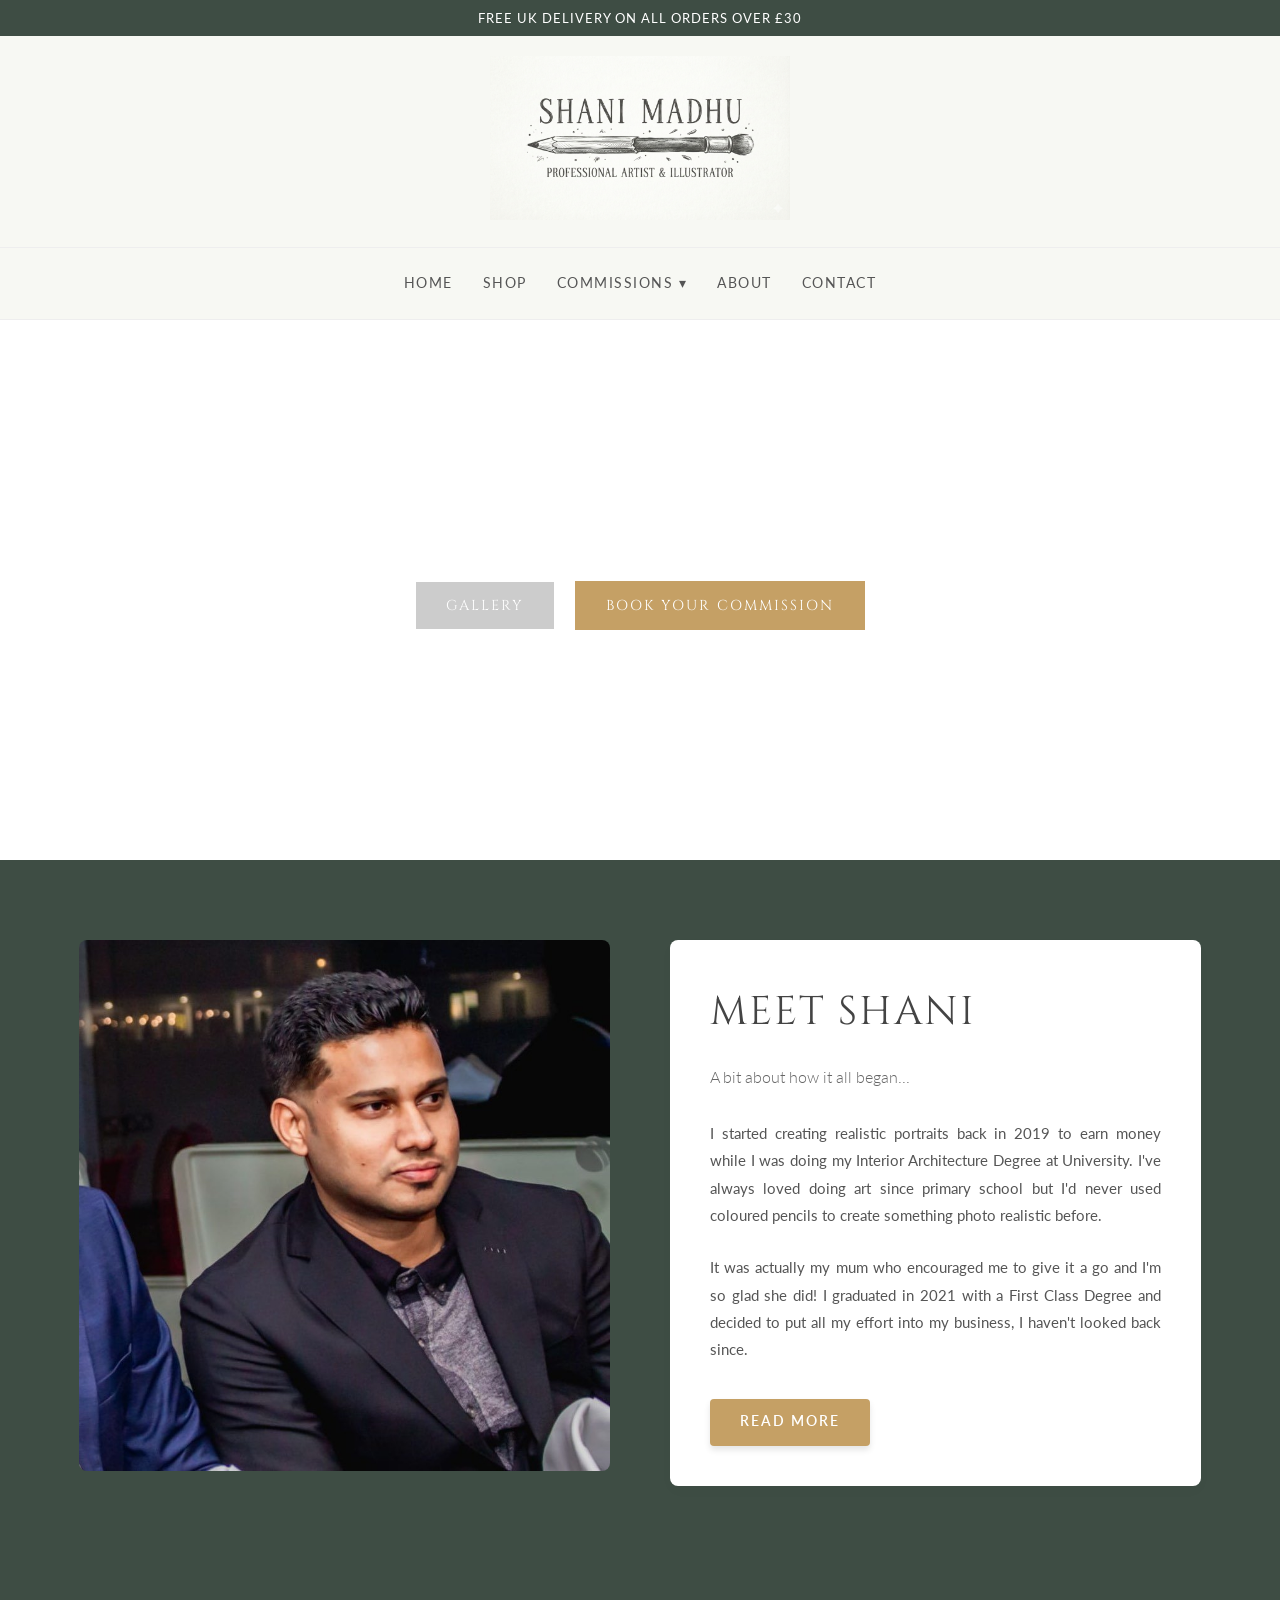
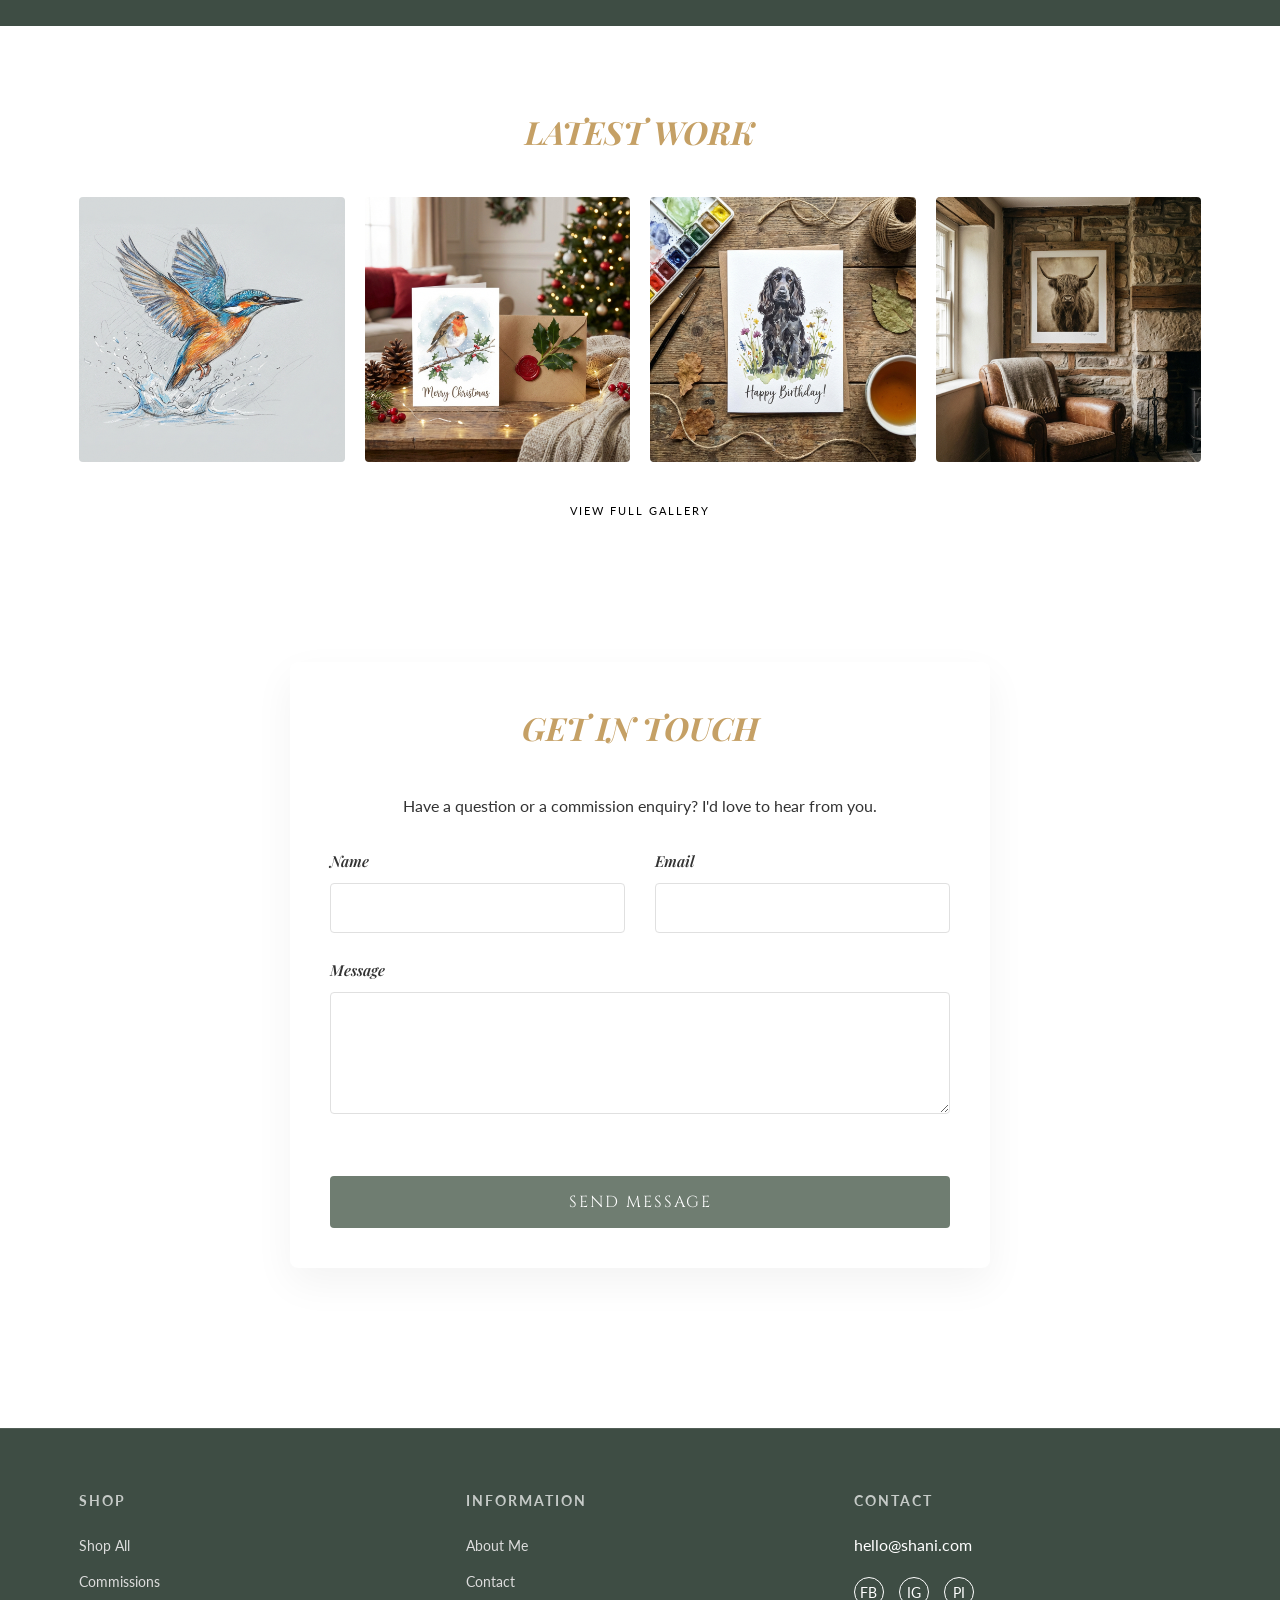
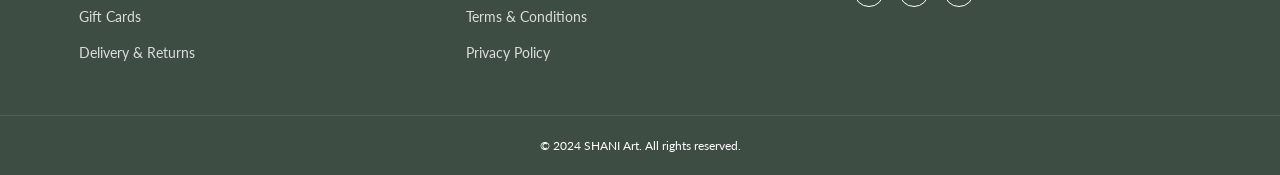
<file: index.html>
<!DOCTYPE html>
<html lang="en">

<head>
    <meta charset="UTF-8">
    <meta name="viewport" content="width=device-width, initial-scale=1.0">
    <title>SHANI Art - Multimedia Artist & Illustrator</title>
    <link rel="stylesheet" href="style.css">
    <link rel="preconnect" href="https://fonts.googleapis.com">
    <link rel="preconnect" href="https://fonts.gstatic.com" crossorigin>
    <link
        href="https://fonts.googleapis.com/css2?family=Cinzel:wght@400;500;600&family=Lato:wght@300;400;700&family=Playfair+Display:ital,wght@0,400;0,600;1,400&display=swap"
        rel="stylesheet">
    <script src="script.js" defer></script>
</head>

<body>
    <header class="main-header">
        <div class="top-bar">
            <span>Free UK Delivery on all orders over £30</span>
        </div>
        <div class="logo-container">
            <a href="index.html"><img src="assets/images/logo.png" alt="Shani Madhu - Professional Artist & Illustrator"
                    class="logo-img"></a>
        </div>
        <nav class="main-nav">
            <button class="menu-toggle" aria-label="Toggle navigation">&#9776;</button>
            <ul>
                <li><a href="index.html" class="active">Home</a></li>
                <li><a href="shop.html">Shop</a></li>
                <li>
                    <a href="#">Commissions ▾</a>
                    <ul>
                        <li><a href="gallery.html">Gallery</a></li>
                        <li><a href="commissions.html">Commission Details</a></li>
                    </ul>
                </li>
                <li><a href="about.html">About</a></li>
                <li><a href="contact.html">Contact</a></li>
            </ul>
        </nav>
    </header>

    <main>
        <section class="hero-section">
            <video autoplay muted loop playsinline class="hero-video">
                <source src="assets/images/imp.mp4" type="video/mp4">
            </video>
            <div class="hero-content">

                <div class="hero-buttons">
                    <a href="gallery.html" class="btn-hero">GALLERY</a>
                    <a href="commissions.html" class="btn-hero btn-secondary">BOOK YOUR COMMISSION</a>
                </div>
            </div>

        </section>

        <section class="about-section">
            <div class="container">
                <div class="meet-grid">
                    <!-- Left Column: Image -->
                    <div class="meet-image-col">
                        <img src="assets/images/profilpicinst.jpg" alt="Shani Madhu In Studio" class="studio-portrait">
                    </div>

                    <!-- Right Column: Text -->
                    <div class="meet-text-col">
                        <h2 class="meet-title">MEET SHANI</h2>
                        <h3 class="meet-subtitle">A bit about how it all began...</h3>

                        <p>I started creating realistic portraits back in 2019 to earn money while I was doing my
                            Interior Architecture Degree at University. I've always loved doing art since primary school
                            but I'd never used coloured pencils to create something photo realistic before.</p>

                        <p>It was actually my mum who encouraged me to give it a go and I'm so glad she did! I graduated
                            in 2021 with a First Class Degree and decided to put all my effort into my business, I
                            haven't looked back since.</p>

                        <a href="about.html" class="btn-text">READ MORE</a>
                    </div>
                </div>
            </div>
        </section>
        <div class="divider-illustration">
            <!-- Can use a repeating background image or SVG here for the trees/houses line -->
        </div>
        </section>

        <section class="home-gallery">
            <div class="container">
                <h2 class="section-title text-center">LATEST WORK</h2>
                <div class="gallery-grid">
                    <div class="gallery-item">
                        <img src="assets/images/hero-about-kingfisher.png" alt="Kingfisher Art">
                    </div>
                    <div class="gallery-item">
                        <img src="assets/images/shop-robin-card.png" alt="Robin Card">
                    </div>
                    <div class="gallery-item">
                        <img src="assets/images/shop-spaniel.png" alt="Spaniel Art">
                    </div>
                    <div class="gallery-item">
                        <img src="assets/images/shop-highland-cow.png" alt="Highland Cow Art">
                    </div>
                </div>
                <div class="text-center" style="margin-top: 30px;">
                    <a href="gallery.html" class="btn-text" style="
    color: black;
">VIEW FULL GALLERY</a>
                </div>
            </div>
        </section>
        <section class="home-contact">
            <div class="container container-narrow">
                <h2 class="section-title text-center">GET IN TOUCH</h2>
                <p class="text-center" style="margin-bottom: 30px;">
                    Have a question or a commission enquiry? I'd love to hear from you.
                </p>
                <form class="contact-form">
                    <div class="form-row">
                        <div class="form-group">
                            <label for="name">Name</label>
                            <input type="text" id="name" name="name" required>
                        </div>
                        <div class="form-group">
                            <label for="email">Email</label>
                            <input type="email" id="email" name="email" required>
                        </div>
                    </div>
                    <div class="form-group">
                        <label for="message">Message</label>
                        <textarea id="message" name="message" rows="5" required></textarea>
                    </div>
                    <div class="text-center">
                        <button type="submit" class="btn-submit">SEND MESSAGE</button>
                    </div>
                </form>
            </div>
        </section>

        <footer class="main-footer">
            <div class="container footer-grid">
                <div class="footer-col">
                    <h4>shop</h4>
                    <ul>
                        <li><a href="shop.html">Shop All</a></li>
                        <li><a href="commissions.html">Commissions</a></li>
                        <li><a href="#">Gift Cards</a></li>
                        <li><a href="#">Delivery & Returns</a></li>
                    </ul>
                </div>
                <div class="footer-col">
                    <h4>information</h4>
                    <ul>
                        <li><a href="#">About Me</a></li>
                        <li><a href="#">Contact</a></li>
                        <li><a href="#">Terms & Conditions</a></li>
                        <li><a href="#">Privacy Policy</a></li>
                    </ul>
                </div>
                <div class="footer-col">
                    <h4>contact</h4>
                    <p>hello@shani.com</p>
                    <div class="social-icons">
                        <a href="#">FB</a>
                        <a href="#">IG</a>
                        <a href="#">PI</a>
                    </div>
                </div>
            </div>
            <div class="footer-bottom">
                <p>&copy; 2024 SHANI Art. All rights reserved.</p>
            </div>
        </footer>
</body>

</html>
</file>
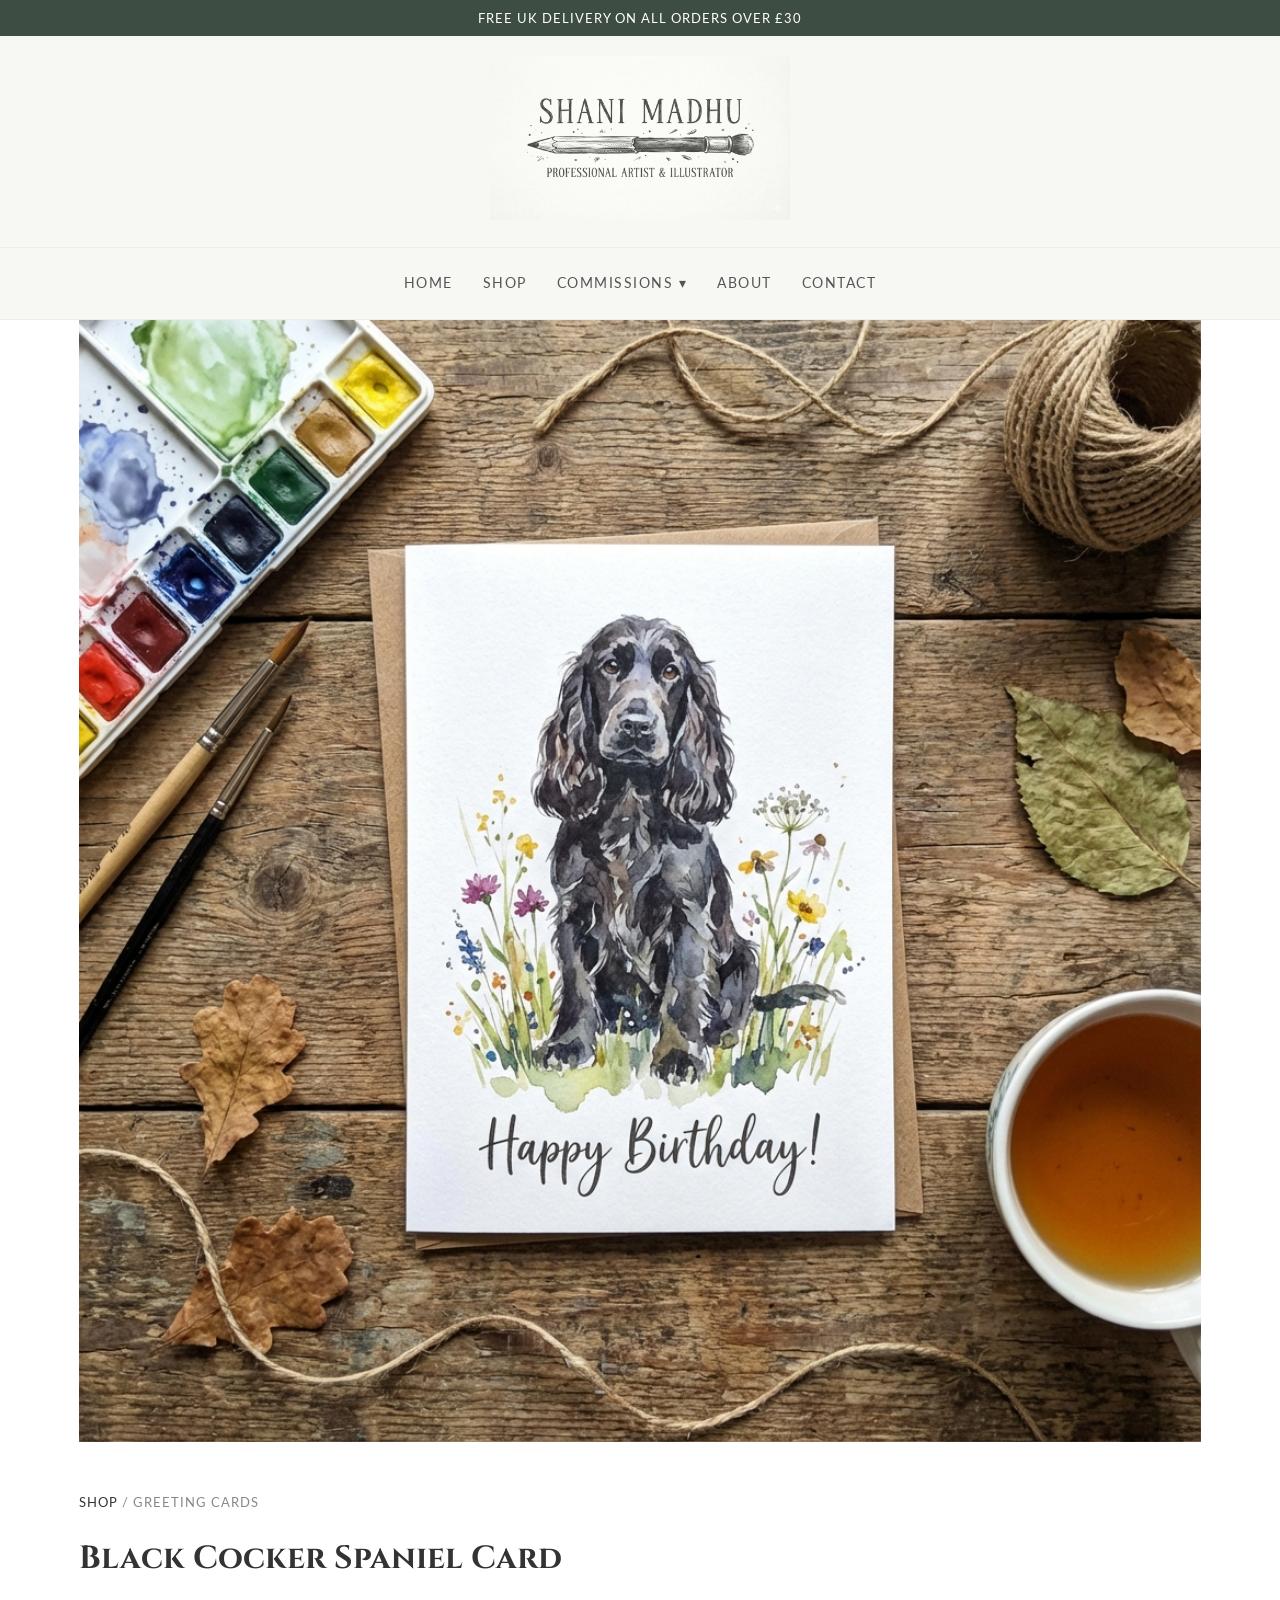
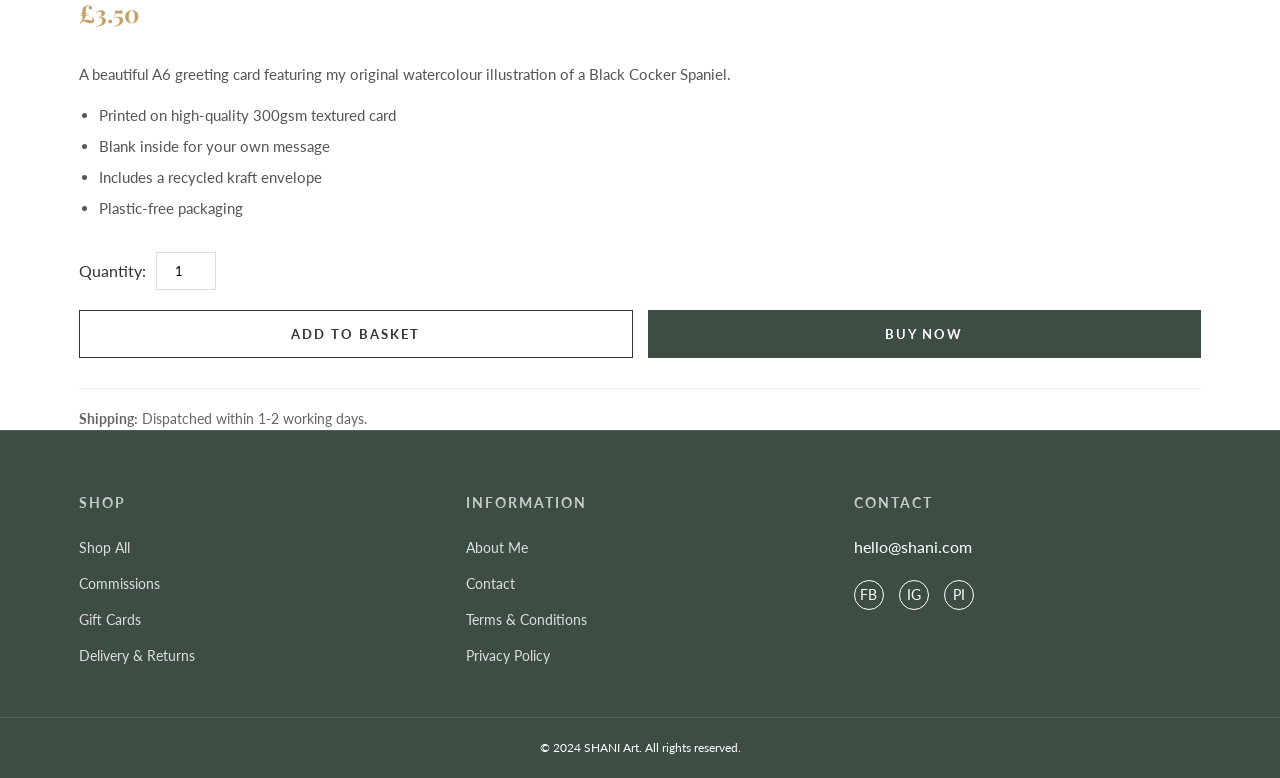
<file: product.html>
<!DOCTYPE html>
<html lang="en">

<head>
    <meta charset="UTF-8">
    <meta name="viewport" content="width=device-width, initial-scale=1.0">
    <title>Black Cocker Spaniel Card | SHANI Art</title>
    <link rel="stylesheet" href="style.css">
    <link rel="preconnect" href="https://fonts.googleapis.com">
    <link rel="preconnect" href="https://fonts.gstatic.com" crossorigin>
    <link
        href="https://fonts.googleapis.com/css2?family=Cinzel:wght@400;500;600&family=Lato:wght@300;400;700&family=Playfair+Display:ital,wght@0,400;0,600;1,400&display=swap"
        rel="stylesheet">
    <script src="script.js" defer></script>
</head>

<body>
    <header class="main-header">
        <div class="top-bar">
            <span>Free UK Delivery on all orders over £30</span>
        </div>
        <div class="logo-container">
            <a href="index.html"><img src="assets/images/logo.png" alt="Shani Madhu - Professional Artist & Illustrator"
                    class="logo-img"></a>
        </div>
        <nav class="main-nav">
            <button class="menu-toggle" aria-label="Toggle navigation">&#9776;</button>
            <ul>
                <li><a href="index.html">Home</a></li>
                <li><a href="shop.html" class="active">Shop</a></li>
                <li>
                    <a href="#">Commissions ▾</a>
                    <ul>
                        <li><a href="gallery.html">Portrait Gallery</a></li>
                        <li><a href="commissions.html">Commission Details</a></li>
                    </ul>
                </li>
                <li><a href="about.html">About</a></li>
                <li><a href="contact.html">Contact</a></li>
            </ul>
        </nav>
    </header>

    <main class="product-main">
        <div class="container product-container">
            <div class="product-gallery">
                <img src="assets/images/shop-spaniel.png" alt="Black Cocker Spaniel Card" id="main-image">
            </div>
            <div class="product-details">
                <div class="breadcrumbs">
                    <a href="shop.html">Shop</a> / <span>Greeting Cards</span>
                </div>
                <h1 class="product-title">Black Cocker Spaniel Card</h1>
                <p class="product-price">£3.50</p>
                <div class="product-description">
                    <p>A beautiful A6 greeting card featuring my original watercolour illustration of a Black Cocker
                        Spaniel.</p>
                    <ul>
                        <li>Printed on high-quality 300gsm textured card</li>
                        <li>Blank inside for your own message</li>
                        <li>Includes a recycled kraft envelope</li>
                        <li>Plastic-free packaging</li>
                    </ul>
                </div>

                <div class="purchase-options">
                    <label for="quantity">Quantity:</label>
                    <input type="number" id="quantity" name="quantity" value="1" min="1" max="10">
                </div>

                <div class="purchase-actions">
                    <button class="add-to-cart-btn">ADD TO BASKET</button>
                    <button class="buy-now-btn">BUY NOW</button>
                </div>

                <div class="delivery-info">
                    <p><strong>Shipping:</strong> Dispatched within 1-2 working days.</p>
                </div>
            </div>
        </div>
    </main>

    <footer class="main-footer">
        <div class="container footer-grid">
            <div class="footer-col">
                <h4>shop</h4>
                <ul>
                    <li><a href="shop.html">Shop All</a></li>
                    <li><a href="commissions.html">Commissions</a></li>
                    <li><a href="#">Gift Cards</a></li>
                    <li><a href="#">Delivery & Returns</a></li>
                </ul>
            </div>
            <div class="footer-col">
                <h4>information</h4>
                <ul>
                    <li><a href="about.html">About Me</a></li>
                    <li><a href="contact.html">Contact</a></li>
                    <li><a href="#">Terms & Conditions</a></li>
                    <li><a href="#">Privacy Policy</a></li>
                </ul>
            </div>
            <div class="footer-col">
                <h4>contact</h4>
                <p>hello@shani.com</p>
                <div class="social-icons">
                    <a href="#">FB</a>
                    <a href="#">IG</a>
                    <a href="#">PI</a>
                </div>
            </div>
        </div>
        <div class="footer-bottom">
            <p>&copy; 2024 SHANI Art. All rights reserved.</p>
        </div>
    </footer>
</body>

</html>
</file>
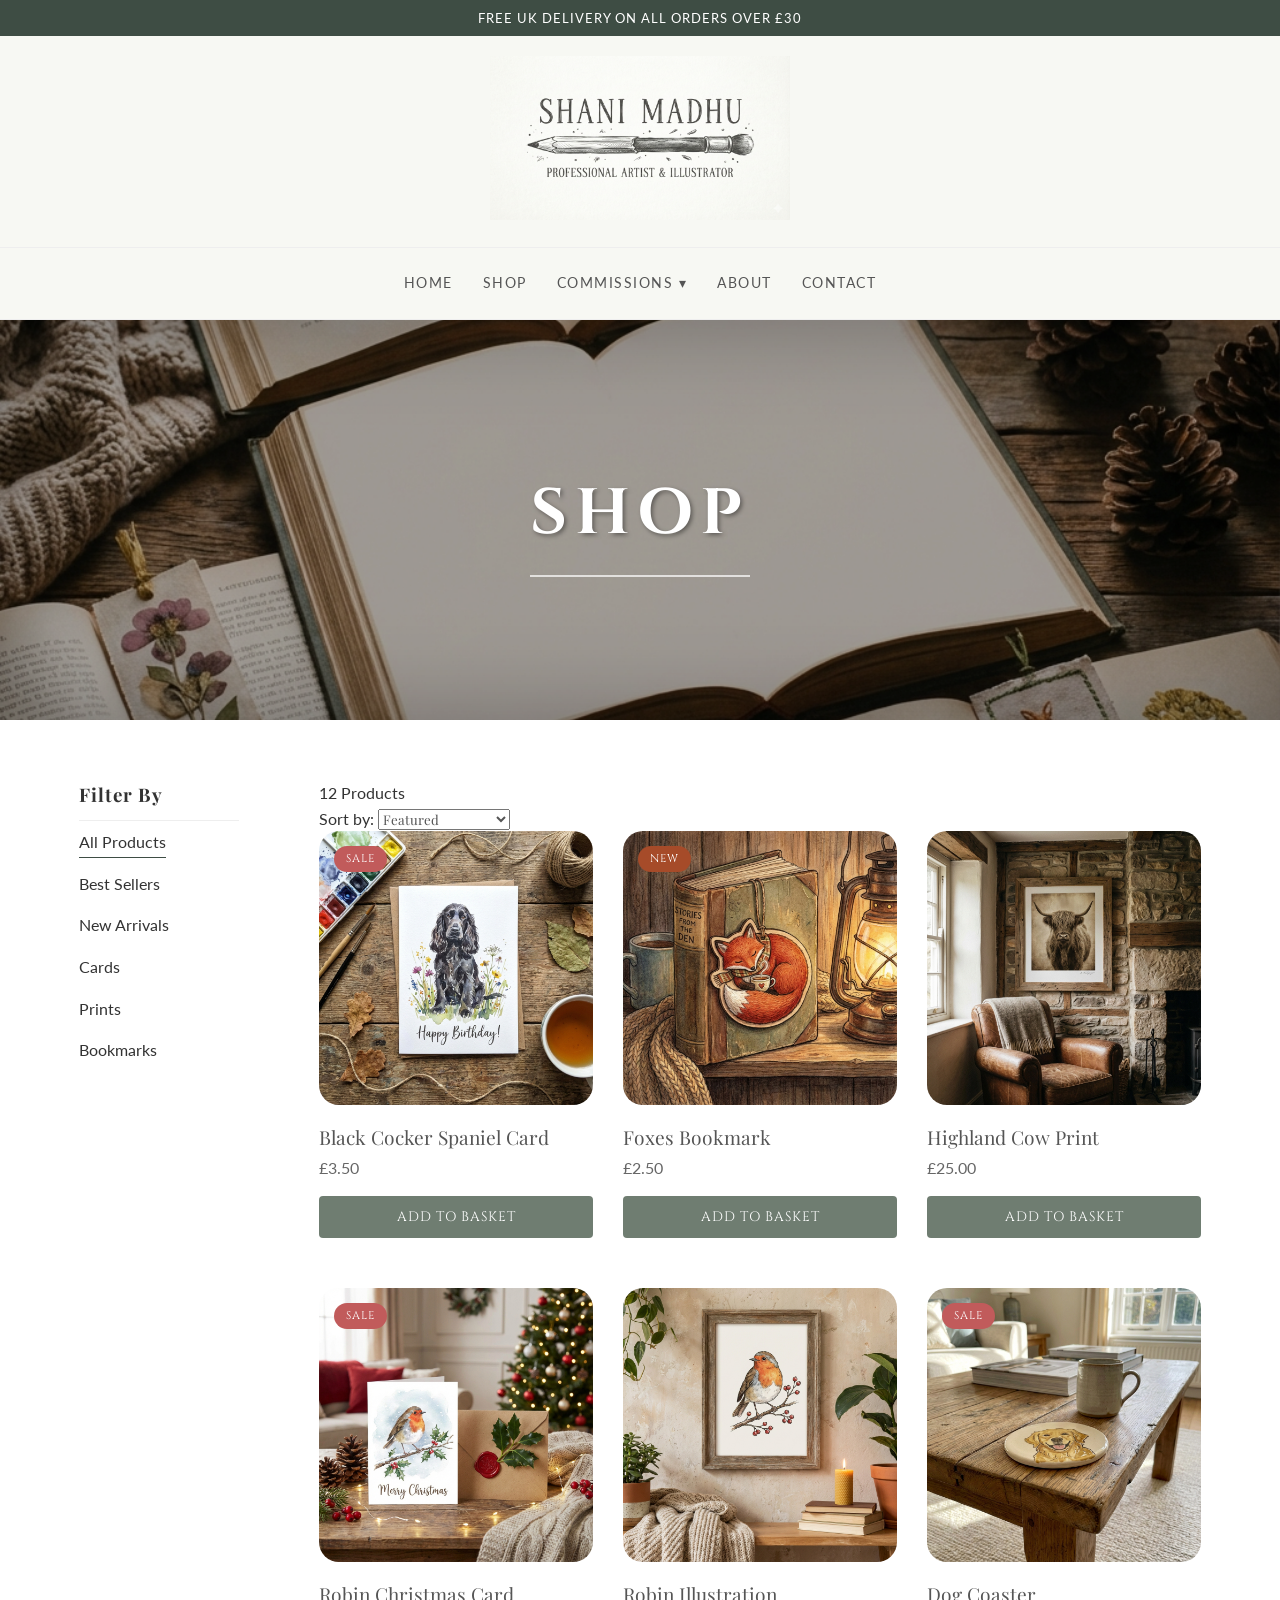
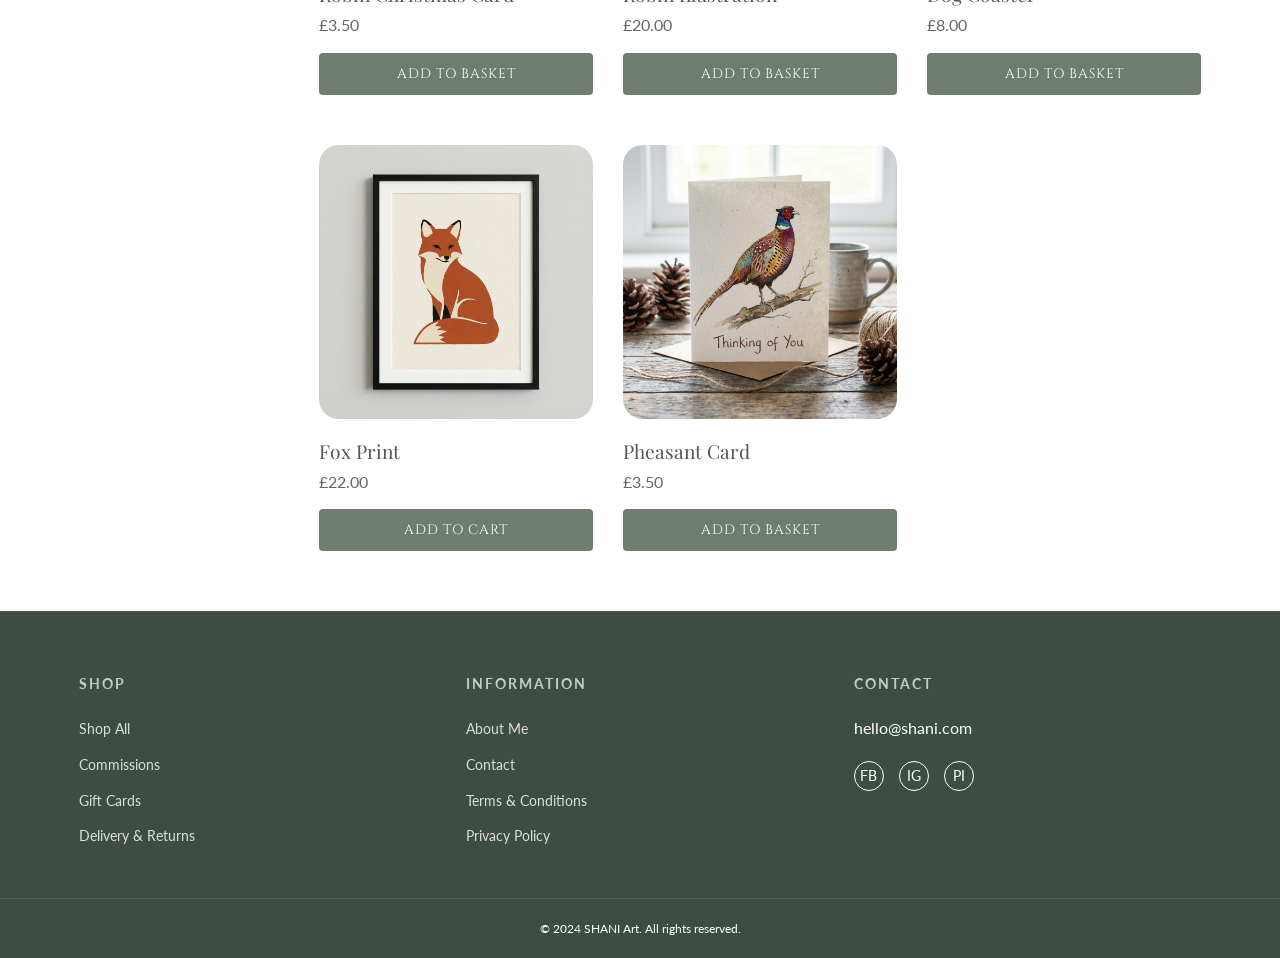
<file: shop.html>
<!DOCTYPE html>
<html lang="en">

<head>
    <meta charset="UTF-8">
    <meta name="viewport" content="width=device-width, initial-scale=1.0">
    <title>Shop | SHANI Art</title>
    <link rel="stylesheet" href="style.css">
    <link rel="preconnect" href="https://fonts.googleapis.com">
    <link rel="preconnect" href="https://fonts.gstatic.com" crossorigin>
    <link
        href="https://fonts.googleapis.com/css2?family=Cinzel:wght@400;500;600&family=Lato:wght@300;400;700&family=Playfair+Display:ital,wght@0,400;0,600;1,400&display=swap"
        rel="stylesheet">
    <script src="script.js" defer></script>
</head>

<body>
    <header class="main-header">
        <div class="top-bar">
            <span>Free UK Delivery on all orders over £30</span>
        </div>
        <div class="logo-container">
            <a href="index.html"><img src="assets/images/logo.png" alt="Shani Madhu - Professional Artist & Illustrator"
                    class="logo-img"></a>
        </div>
        <nav class="main-nav">
            <button class="menu-toggle" aria-label="Toggle navigation">&#9776;</button>
            <ul>
                <li><a href="index.html">Home</a></li>
                <li><a href="shop.html" class="active">Shop</a></li>
                <li>
                    <a href="#">Commissions ▾</a>
                    <ul>
                        <li><a href="gallery.html">Portrait Gallery</a></li>
                        <li><a href="commissions.html">Commission Details</a></li>
                    </ul>
                </li>
                <li><a href="about.html">About</a></li>
                <li><a href="contact.html">Contact</a></li>
            </ul>
        </nav>
    </header>

    <div class="shop-hero">
        <div class="shop-hero-content">
            <h1>SHOP</h1>
        </div>
    </div>

    <main class="shop-main">
        <div class="container shop-layout">
            <aside class="shop-sidebar">
                <div class="filter-group">
                    <h3>Filter By</h3>
                    <ul>
                        <li><a href="#" class="active">All Products</a></li>
                        <li><a href="#">Best Sellers</a></li>
                        <li><a href="#">New Arrivals</a></li>
                        <li><a href="#">Cards</a></li>
                        <li><a href="#">Prints</a></li>
                        <li><a href="#">Bookmarks</a></li>
                    </ul>
                </div>
            </aside>

            <section class="shop-products">
                <div class="products-top-bar">
                    <span>12 Products</span>
                    <div class="sort-dropdown">
                        Sort by: <select>
                            <option>Featured</option>
                            <option>Price: Low to High</option>
                            <option>Price: High to Low</option>
                        </select>
                    </div>
                </div>
                <div class="products-grid">
                    <!-- Product 1 -->
                    <div class="product-card">
                        <div class="product-image">
                            <span class="badge sale">SALE</span>
                            <a href="product.html">
                                <img src="assets/images/shop-spaniel.png" alt="Black Cocker Spaniel Card">
                            </a>
                        </div>
                        <div class="product-info">
                            <h4><a href="product.html">Black Cocker Spaniel Card</a></h4>
                            <p class="price">£3.50</p>
                            <button class="btn-shop-add">ADD TO BASKET</button>
                        </div>
                    </div>

                    <!-- Product 2 -->
                    <div class="product-card">
                        <div class="product-image">
                            <span class="badge new">NEW</span>
                            <a href="product.html">
                                <img src="assets/images/shop-bookmark-fox.png" alt="Foxes Bookmark">
                            </a>
                        </div>
                        <div class="product-info">
                            <h4><a href="product.html">Foxes Bookmark</a></h4>
                            <p class="price">£2.50</p>
                            <button class="btn-shop-add">ADD TO BASKET</button>
                        </div>
                    </div>

                    <!-- Product 3 -->
                    <div class="product-card">
                        <div class="product-image">
                            <a href="product.html">
                                <img src="assets/images/shop-highland-cow.png" alt="Highland Cow Print">
                            </a>
                        </div>
                        <div class="product-info">
                            <h4><a href="product.html">Highland Cow Print</a></h4>
                            <p class="price">£25.00</p>
                            <button class="btn-shop-add">ADD TO BASKET</button>
                        </div>
                    </div>

                    <!-- Product 4 -->
                    <div class="product-card">
                        <div class="product-image">
                            <span class="badge sale">SALE</span>
                            <a href="product.html">
                                <img src="assets/images/shop-robin-card.png" alt="Robin Christmas Card">
                            </a>
                        </div>
                        <div class="product-info">
                            <h4><a href="product.html">Robin Christmas Card</a></h4>
                            <p class="price">£3.50</p>
                            <button class="btn-shop-add">ADD TO BASKET</button>
                        </div>
                    </div>

                    <!-- Duplicate for visual fill -->
                    <div class="product-card">
                        <div class="product-image">
                            <a href="product.html">
                                <img src="assets/images/shop-1.png" alt="Robin Illustration">
                            </a>
                        </div>
                        <div class="product-info">
                            <h4><a href="product.html">Robin Illustration</a></h4>
                            <p class="price">£20.00</p>
                            <button class="btn-shop-add">ADD TO BASKET</button>
                        </div>
                    </div>

                    <div class="product-card">
                        <div class="product-image">
                            <span class="badge sale">SALE</span>
                            <a href="product.html">
                                <img src="assets/images/shop-2.png" alt="Dog Coaster">
                            </a>
                        </div>
                        <div class="product-info">
                            <h4><a href="product.html">Dog Coaster</a></h4>
                            <p class="price">£8.00</p>
                            <button class="btn-shop-add">ADD TO BASKET</button>
                        </div>
                    </div>
                    <div class="product-card">
                        <div class="product-image">
                            <a href="product.html">
                                <img src="assets/images/shop-3.png" alt="Fox Print">
                            </a>
                        </div>
                        <div class="product-info">
                            <h4><a href="product.html">Fox Print</a></h4>
                            <p class="price">£22.00</p>
                            <button class="btn-shop-add">ADD TO CART</button>
                        </div>
                    </div>
                    <div class="product-card">
                        <div class="product-image">
                            <a href="product.html">
                                <img src="assets/images/card-category.png" alt="Pheasant Card">
                            </a>
                        </div>
                        <div class="product-info">
                            <h4><a href="product.html">Pheasant Card</a></h4>
                            <p class="price">£3.50</p>
                            <button class="btn-shop-add">ADD TO BASKET</button>
                        </div>
                    </div>
                </div>
            </section>
        </div>
    </main>

    <footer class="main-footer">
        <div class="container footer-grid">
            <div class="footer-col">
                <h4>shop</h4>
                <ul>
                    <li><a href="shop.html">Shop All</a></li>
                    <li><a href="commissions.html">Commissions</a></li>
                    <li><a href="#">Gift Cards</a></li>
                    <li><a href="#">Delivery & Returns</a></li>
                </ul>
            </div>
            <div class="footer-col">
                <h4>information</h4>
                <ul>
                    <li><a href="about.html">About Me</a></li>
                    <li><a href="contact.html">Contact</a></li>
                    <li><a href="#">Terms & Conditions</a></li>
                    <li><a href="#">Privacy Policy</a></li>
                </ul>
            </div>
            <div class="footer-col">
                <h4>contact</h4>
                <p>hello@shani.com</p>
                <div class="social-icons">
                    <a href="#">FB</a>
                    <a href="#">IG</a>
                    <a href="#">PI</a>
                </div>
            </div>
        </div>
        <div class="footer-bottom">
            <p>&copy; 2024 SHANI Art. All rights reserved.</p>
        </div>
    </footer>
</body>

</html>
</file>
<file: style.css>
:root {
    --color-primary: #3E4D44;
    /* Dark Sage Green */
    --color-secondary: #C5A065;
    /* Gold/Beige */
    --color-text-main: #333333;
    --color-text-light: #ffffff;
    --color-bg-light: #ffffff;
    --font-heading: 'Cinzel', serif;
    --font-subheading: 'Playfair Display', serif;
    --font-body: 'Lato', sans-serif;
    --btn-border: 1px solid #fff;
    --btn-padding: 12px 30px;
}

* {
    box-sizing: border-box;
    margin: 0;
    padding: 0;
}

body {
    font-family: var(--font-body);
    color: var(--color-text-main);
    line-height: 1.6;
    background-color: #ffffff;
    overflow-x: hidden;
}

img {
    max-width: 100%;
    display: block;
}

a {
    text-decoration: none;
    color: inherit;
    transition: color 0.3s ease;
}

ul {
    list-style: none;
}

/* Typography Utility Classes */
.h1,
.h2,
.h3 {
    font-family: var(--font-heading);
    font-weight: 400;
}

.text-center {
    text-align: center;
}

.container {
    width: 90%;
    max-width: 1200px;
    margin: 0 auto;
    padding: 0 15px;
}


/* Updated Product Card Grid Design matching screenshot */

.products-grid {
    display: grid;
    grid-template-columns: repeat(auto-fill, minmax(240px, 1fr));
    gap: 50px 30px;
}

.product-card {
    border: none;
    padding: 0;
    background: transparent;
    text-align: left;
    transition: transform 0.3s ease;
}

.product-card:hover {
    box-shadow: none;
    transform: none;
    /* Removed lift, keeping it simple as per screenshot */
}

.product-image {
    position: relative;
    margin-bottom: 20px;
    border-radius: 20px;
    /* Distinct rounded corners */
    overflow: hidden;
    aspect-ratio: 1/1;
    background-color: #ffffff;
}

.product-image img {
    width: 100%;
    height: 100%;
    object-fit: cover;
    transition: transform 0.5s ease;
}

/* Quick View Overlay */
.product-image::after {
    content: 'Quick View';
    position: absolute;
    bottom: 0;
    left: 0;
    width: 100%;
    padding: 10px;
    background: rgba(255, 255, 255, 0.7);
    text-align: center;
    font-family: 'Playfair Display', serif;
    font-size: 0.9rem;
    color: #444;
    opacity: 0;
    transition: opacity 0.3s ease;
}

.product-image:hover::after {
    opacity: 1;
}

/* Badge Style */
.badge {
    position: absolute;
    top: 15px;
    left: 15px;
    background-color: #A64B29;
    /* Burnt orange color from screenshot */
    color: #fff;
    font-size: 0.7rem;
    padding: 4px 12px;
    border-radius: 20px;
    /* Pill shape */
    font-family: 'Cinzel', serif;
    letter-spacing: 1px;
    text-transform: uppercase;
    box-shadow: none;
    z-index: 10;
}

.badge.new {
    background-color: #A64B29;
}

.badge.sale {
    background-color: #C15B5B;
}

/* Typography */
.product-info h4 {
    font-family: 'Playfair Display', serif;
    font-size: 1.2rem;
    color: #444;
    font-weight: 400;
    line-height: 1.3;
    margin-bottom: 5px;
    min-height: auto;
}

.product-info h4 a {
    color: #555;
    text-decoration: none;
}

.product-info .price {
    font-family: 'Lato', sans-serif;
    color: #666;
    /* Greyer text */
    font-weight: 400;
    font-size: 1rem;
    margin-bottom: 15px;
}

/* Button Style */
.btn-shop-add {
    display: block;
    width: 100%;
    background-color: #6F7D71;
    /* Desaturated Olive Green */
    color: #fff;
    border: none;
    padding: 12px 0;
    font-family: 'Cinzel', serif;
    font-size: 0.85rem;
    letter-spacing: 1px;
    text-transform: uppercase;
    cursor: pointer;
    opacity: 1;
    /* Always visible as per screenshot */
    transform: none;
    border-radius: 4px;
    /* Slight rounded */
    transition: background-color 0.3s ease;
}

.product-card:hover .btn-shop-add {
    background-color: #556257;
    /* Darker olive on hover */
    color: #fff;
    border: none;
    transform: none;
}

.sort-dropdown select {
    font-family: 'Playfair Display', serif;
    color: #555;
}

/* Header Styles */
.top-bar {
    background-color: var(--color-primary);
    color: var(--color-text-light);
    text-align: center;
    padding: 8px 0;
    font-size: 0.8rem;
    letter-spacing: 1px;
    text-transform: uppercase;
}

.logo-container {
    text-align: center;
    padding: 30px 0;
    background-color: #f7f8f3;
}

.logo {
    font-family: var(--font-heading);
    font-size: 2.5rem;
    letter-spacing: 3px;
    margin-bottom: 5px;
    color: #000;
}

.tagline {
    font-family: var(--font-subheading);
    font-style: italic;
    color: #666;
    font-size: 1rem;
    letter-spacing: 1px;
}

.main-nav {
    border-top: 1px solid #eee;
    border-bottom: 1px solid #eee;
    padding: 15px 0;
    background-color: #f7f8f3;
    /* Match logo background */
    position: relative;
    z-index: 100;
}

.main-nav ul {
    display: flex;
    justify-content: center;
    gap: 30px;
    margin: 0;
    padding: 0;
}

.main-nav a {
    text-transform: uppercase;
    font-size: 0.85rem;
    letter-spacing: 1.5px;
    color: #555;
    font-weight: 400;
    padding: 10px 0;
    display: block;
}

.main-nav a:hover {
    color: var(--color-secondary);
}

/* Dropdown Container */
.main-nav ul li {
    position: relative;
    display: inline-block;
}

/* Dropdown Content (Hidden by Default) */
.main-nav ul ul {
    visibility: hidden;
    opacity: 0;
    position: absolute;
    top: 100%;
    left: 50%;
    transform: translateX(-50%);
    background-color: #fff;
    min-width: 220px;
    box-shadow: 0 8px 16px rgba(0, 0, 0, 0.1);
    z-index: 1000;
    padding: 10px 0;
    display: block;
    /* Overrides flex from parent ul */
    border-radius: 4px;
    transition: all 0.3s ease;
    border-top: 2px solid var(--color-secondary);
}

/* Dropdown Links */
.main-nav ul ul li {
    display: block;
    text-align: center;
}

.main-nav ul ul li a {
    padding: 12px 20px;
    text-transform: uppercase;
    font-size: 0.8rem;
    color: #555;
    white-space: nowrap;
}

.main-nav ul ul li a:hover {
    background-color: #ffffff;
    color: var(--color-secondary);
}

/* Show Dropdown on Hover */
.main-nav ul li:hover>ul,
.main-nav ul li:focus-within>ul {
    visibility: visible;
    opacity: 1;
    transform: translateX(-50%) translateY(10px);
}

/* Mobile Dropdown styles handled in media query below */

/* Mobile Menu Toggle */
.menu-toggle {
    display: none;
    background: none;
    border: none;
    font-size: 1.5rem;
    cursor: pointer;
    color: #333;
    position: absolute;
    right: 20px;
    top: 50%;
    transform: translateY(-50%);
}

@media (max-width: 768px) {
    .menu-toggle {
        display: block;
    }

    .main-nav ul {
        display: none;
        flex-direction: column;
        width: 100%;
        background-color: #fff;
        position: absolute;
        top: 100%;
        left: 0;
        border-bottom: 1px solid #eee;
        padding: 20px;
        box-shadow: 0 5px 10px rgba(0, 0, 0, 0.05);
        gap: 0;
        /* Reset gap for list items */
        text-align: center;
    }

    .main-nav ul.active {
        display: flex;
    }

    .main-nav ul li {
        display: block;
        width: 100%;
    }

    /* Mobile Dropdown Reset */
    .main-nav ul ul {
        position: relative;
        visibility: visible;
        opacity: 1;
        transform: none;
        box-shadow: none;
        min-width: 100%;
        left: 0;
        top: 0;
        background-color: #ffffff;
        display: none;
        /* Collapsed by default on mobile? Or just show all? Let's show all for simplicity or toggle */
        padding: 0;
        border-top: none;
    }

    .main-nav ul li:hover>ul {
        display: block;
        transform: none;
    }
}

/* Hero Section */
.hero-section {
    height: 60vh;
    /* Reduced height to show 'About' teasingly */
    min-height: 500px;
    background-color: #ffffff;
    /* Fallback color */
    position: relative;
    display: flex;
    flex-direction: column;
    align-items: center;
    justify-content: center;
    text-align: center;
    overflow: hidden;
    /* Ensure video doesn't spill out */
}

/* Video Background */
.hero-video {
    position: absolute;
    top: 0;
    left: 0;
    width: 100%;
    height: 100%;
    object-fit: cover;
    z-index: 1;
    /* Behind content */
    opacity: 0.8;
    /* Slight transparency if needed, or remove */
}

.hero-content {
    position: relative;
    z-index: 2;
    text-align: center;
    color: #fff;
    max-width: 900px;
    /* Allow wider text */
    padding: 0 20px;
    background-color: transparent;
    /* Remove background box */
    backdrop-filter: none;
    /* Remove blur */
}

.hero-greeting {
    font-family: 'Playfair Display', serif;
    /* Or var(--font-heading) if defined as such */
    font-size: 2.5rem;
    /* Large size */
    line-height: 1.4;
    font-style: italic;
    font-weight: 400;
    text-shadow: 1px 1px 4px rgba(0, 0, 0, 0.6);
    /* Strong shadow for readability */
    margin: 0;
}

@media (max-width: 768px) {
    .hero-greeting {
        font-size: 1.8rem;
    }
}

.hero-greeting .highlight {
    font-family: var(--font-heading);
    background-color: var(--color-secondary);
    color: #fff;
    padding: 2px 10px;
    font-style: normal;
    text-transform: uppercase;
    font-size: 1.5rem;
    letter-spacing: 2px;
    margin-right: 5px;
    display: inline-block;
    vertical-align: middle;
}


.hero-buttons {
    margin-top: 30px;
    display: flex;
    gap: 20px;
    justify-content: center;
    flex-wrap: wrap;
}

.btn-hero {
    display: inline-block;
    padding: 12px 30px;
    border: 1px solid #fff;
    color: #fff;
    text-transform: uppercase;
    text-decoration: none;
    font-family: var(--font-heading);
    font-size: 0.9rem;
    letter-spacing: 2px;
    transition: all 0.3s ease;
    background-color: rgba(0, 0, 0, 0.2);
}

.btn-hero:hover {
    background-color: #fff;
    color: var(--color-primary);
}

.btn-hero.btn-secondary {
    background-color: var(--color-secondary);
    border-color: var(--color-secondary);
}

.btn-hero.btn-secondary:hover {
    background-color: #fff;
    color: var(--color-secondary);
    border-color: #fff;
}

@media (max-width: 480px) {
    .hero-buttons {
        flex-direction: column;
        gap: 15px;
    }
}



/* About Section */
.about-section {
    background-color: var(--color-primary);
    color: #fff;
    padding: 80px 0 40px;
    position: relative;
    border-bottom: 20px solid #fff;
    /* Placeholder for divider if needed */
}

.about-container {
    display: flex;
    align-items: center;
    justify-content: center;
    gap: 60px;
    flex-wrap: wrap;
}

.about-image {
    position: relative;
    width: 300px;
    height: 300px;
}

.about-image img {
    width: 100%;
    height: 100%;
    object-fit: cover;
    border-radius: 50%;
    border: 5px solid #fff;
    position: relative;
    z-index: 2;
}

.about-text {
    max-width: 500px;
}

.section-title {
    font-family: var(--font-subheading);
    font-style: italic;
    font-size: 2rem;
    margin-bottom: 20px;
    color: var(--color-secondary);
}

.about-text p {
    margin-bottom: 15px;
    font-size: 0.95rem;
    font-weight: 300;
}

.btn-text {
    display: inline-block;
    color: #fff;
    text-transform: uppercase;
    font-size: 0.7rem;
    letter-spacing: 2px;
    margin-top: 10px;
    border-bottom: 1px solid transparent;
}

.btn-text:hover {
    border-bottom-color: var(--color-secondary);
}

/* Commission Section */
.commission-section {
    padding: 60px 0;
    background-color: #fff;
}

.commission-container {
    display: flex;
    align-items: center;
    justify-content: center;
    gap: 40px;
    flex-wrap: wrap;
    background-color: var(--color-primary);
    /* Use primary color for the card background if needed, but screenshot shows image + text block */
    /* Looking at screenshot again: The commission section has a large image on left, and a dark box on right (or overlaid) */
    /* Let's try to match the "Image Left, Text Right" block style typical of the reference */
    border-radius: 10px;
    overflow: hidden;
    padding: 0;
}

.commission-container {
    /* Resetting container for this specific look */
    background: transparent;
    gap: 20px;
}

.commission-image {
    flex: 1;
    min-width: 300px;
}

.commission-image img {
    width: 100%;
    display: block;
    border-radius: 10px;
}

.commission-content {
    flex: 1;
    min-width: 300px;
    background-color: var(--color-primary);
    /* Or a similar dark grey/green */
    color: #fff;
    padding: 40px;
    text-align: center;
    display: flex;
    flex-direction: column;
    align-items: center;
    justify-content: center;
    border-radius: 10px;
    height: 100%;
    /* Match image height if possible */
    align-self: stretch;
}

.commission-content h2 {
    color: #fff;
    margin-bottom: 20px;
    font-size: 2rem;
    letter-spacing: 2px;
}

.commission-content p {
    margin-bottom: 20px;
    font-size: 0.9rem;
    font-style: italic;
    font-family: var(--font-subheading);
}

.btn-outline {
    border: 1px solid #fff;
    padding: 12px 30px;
    color: #fff;
    text-transform: uppercase;
    font-size: 0.8rem;
    letter-spacing: 2px;
    margin-top: 10px;
}

.btn-outline:hover {
    background-color: #fff;
    color: var(--color-primary);
}

/* Categories Section */
.categories-section {
    padding: 40px 0;
}

.categories-grid {
    display: grid;
    grid-template-columns: repeat(auto-fit, minmax(300px, 1fr));
    gap: 20px;
}

.category-card {
    position: relative;
    border-radius: 10px;
    overflow: hidden;
    display: block;
    aspect-ratio: 1/1;
    /* Square cards */
}

.category-card img {
    width: 100%;
    height: 100%;
    object-fit: cover;
    transition: transform 0.5s ease;
}

.category-card:hover img {
    transform: scale(1.05);
}

.category-overlay {
    position: absolute;
    top: 0;
    left: 0;
    width: 100%;
    height: 100%;
    background: rgba(0, 0, 0, 0.3);
    display: flex;
    flex-direction: column;
    align-items: center;
    justify-content: center;
    color: #fff;
    opacity: 1;
    transition: opacity 0.3s ease;
}

.category-overlay h3 {
    font-family: var(--font-heading);
    font-size: 1.5rem;
}

.category-overlay .btn-text {
    border-bottom: 1px solid #fff;
}

/* Shop Favourites */
.shop-favourites {
    padding: 60px 0;
    background-color: var(--color-primary);
    color: #fff;
}

.shop-favourites .section-title {
    color: #fff;
    margin-bottom: 40px;
    letter-spacing: 2px;
}

.shop-grid {
    display: flex;
    justify-content: center;
    gap: 30px;
    flex-wrap: wrap;
}

.shop-item {
    width: 250px;
    text-align: center;
    color: #fff;
    display: block;
}

.shop-item img {
    border-radius: 5px;
    margin-bottom: 15px;
    transition: transform 0.3s ease;
}

.shop-item:hover img {
    transform: translateY(-5px);
}

.shop-subtitle {
    display: block;
    font-size: 0.7rem;
    letter-spacing: 1px;
    margin-bottom: 5px;
    text-transform: uppercase;
    opacity: 0.8;
}

.shop-item h4 {
    font-family: var(--font-subheading);
    font-size: 1.1rem;
    margin-bottom: 15px;
    font-weight: 400;
}

.btn-bg {
    display: inline-block;
    background-color: rgba(255, 255, 255, 0.2);
    padding: 8px 20px;
    font-size: 0.7rem;
    letter-spacing: 1px;
    border-radius: 2px;
    transition: background-color 0.3s ease;
}

.shop-item:hover .btn-bg {
    background-color: var(--color-secondary);
}

/* Testimonial Section */
.testimonial-section {
    height: 400px;
    background-image: url('assets/images/testimonial-bg.png');
    background-size: cover;
    background-position: center;
    position: relative;
    display: flex;
    align-items: center;
    justify-content: center;
}

.testimonial-section::before {
    content: '';
    position: absolute;
    top: 0;
    left: 0;
    width: 100%;
    height: 100%;
    background: rgba(62, 77, 68, 0.7);
    /* Dark green overlay */
}

.testimonial-content {
    position: relative;
    z-index: 1;
    text-align: center;
    color: #fff;
    padding: 0 20px;
    max-width: 700px;
}

.stars {
    color: #fff;
    letter-spacing: 5px;
    margin-bottom: 20px;
    font-size: 1.2rem;
}

blockquote {
    font-family: var(--font-subheading);
    font-size: 1.8rem;
    font-style: italic;
    line-height: 1.4;
    margin-bottom: 30px;
}

cite {
    font-style: normal;
    font-size: 0.8rem;
    letter-spacing: 2px;
    text-transform: uppercase;
    display: block;
}

/* Blog Section */
.blog-section {
    padding: 60px 0;
    background-color: var(--color-primary);
    color: #fff;
}

.blog-section .section-title {
    color: #fff;
    margin-bottom: 40px;
}

.blog-grid {
    display: flex;
    justify-content: center;
}

.blog-post {
    max-width: 400px;
    background-color: rgba(255, 255, 255, 0.05);
    /* Slight highlight */
    border-radius: 5px;
    overflow: hidden;
}

.blog-image {
    position: relative;
    height: 250px;
}

.blog-image img {
    width: 100%;
    height: 100%;
    object-fit: cover;
}

.blog-date {
    position: absolute;
    top: 10px;
    left: 10px;
    background-color: #fff;
    color: #333;
    padding: 5px 10px;
    text-align: center;
    border-radius: 2px;
}

.blog-date .day {
    display: block;
    font-size: 1.2rem;
    font-weight: 700;
    line-height: 1;
}

.blog-date .month {
    display: block;
    font-size: 0.6rem;
    text-transform: uppercase;
}

.blog-content {
    padding: 20px;
    text-align: center;
}

.blog-content h3 {
    font-family: var(--font-heading);
    margin-bottom: 10px;
    letter-spacing: 2px;
}

.blog-content p {
    font-size: 0.9rem;
    margin-bottom: 15px;
    opacity: 0.9;
}

.blog-content .btn-text {
    border-bottom: 1px solid #fff;
}

/* Misc Section */
.misc-section {
    padding: 60px 0;
    background-color: #333;
    /* Darker background */
    color: #fff;
    text-align: center;
}

.misc-section h2 {
    font-family: var(--font-heading);
    margin-bottom: 15px;
    letter-spacing: 2px;
}

.misc-section p {
    max-width: 600px;
    margin: 0 auto 25px;
    font-style: italic;
    font-family: var(--font-subheading);
}

/* Newsletter Section */
.newsletter-section {
    padding: 60px 0;
    background-color: var(--color-primary);
    display: flex;
    justify-content: center;
}

.newsletter-box {
    background-color: #fff;
    padding: 40px;
    text-align: center;
    max-width: 600px;
    width: 90%;
    border: 1px solid #ddd;
    /* Example border */
}

.envelope-icon {
    font-size: 2rem;
    color: #333;
    display: block;
    margin-bottom: 10px;
    font-style: normal;
}

.newsletter-box h3 {
    font-family: var(--font-heading);
    margin-bottom: 10px;
    color: #333;
    letter-spacing: 2px;
}

.newsletter-box p {
    color: #666;
    margin-bottom: 20px;
    font-size: 0.9rem;
    font-style: italic;
    font-family: var(--font-subheading);
}

.newsletter-form {
    display: flex;
    gap: 10px;
    flex-wrap: wrap;
    justify-content: center;
}

.newsletter-form input {
    padding: 10px;
    border: 1px solid #ddd;
    width: 250px;
    font-family: var(--font-body);
}

.newsletter-form button {
    background-color: var(--color-primary);
    color: #fff;
    border: none;
    padding: 10px 20px;
    text-transform: uppercase;
    letter-spacing: 1px;
    cursor: pointer;
    font-family: var(--font-body);
    transition: background-color 0.3s ease;
}

.newsletter-form button:hover {
    background-color: var(--color-secondary);
}

/* Footer */
.main-footer {
    background-color: #3e4d44;
    /* Dark green matching primary roughly */
    color: #fff;
    padding: 60px 0 20px;
    border-top: 1px solid rgba(255, 255, 255, 0.1);
}

.footer-grid {
    display: grid;
    grid-template-columns: repeat(auto-fit, minmax(200px, 1fr));
    gap: 40px;
    text-align: left;
    margin-bottom: 40px;
}

.footer-col h4 {
    text-transform: uppercase;
    letter-spacing: 2px;
    margin-bottom: 20px;
    font-size: 0.9rem;
    opacity: 0.7;
}

.footer-col ul li {
    margin-bottom: 10px;
}

.footer-col ul li a {
    font-size: 0.85rem;
    color: #ddd;
    transition: color 0.3s ease;
}

.footer-col ul li a:hover {
    color: #fff;
}

.social-icons {
    margin-top: 20px;
    display: flex;
    gap: 15px;
}

.social-icons a {
    font-size: 0.9rem;
    border: 1px solid #fff;
    width: 30px;
    height: 30px;
    display: flex;
    align-items: center;
    justify-content: center;
    border-radius: 50%;
    transition: background-color 0.3s ease, color 0.3s ease;
}

.social-icons a:hover {
    background-color: #fff;
    color: var(--color-primary);
}

.footer-bottom {
    text-align: center;
    border-top: 1px solid rgba(255, 255, 255, 0.1);
    padding-top: 20px;
    font-size: 0.75rem;
}

/* Shop Page Styles */
.shop-hero {
    height: 400px;
    /* Taller hero */
    background-image: url('assets/images/shop-hero-bg.png');
    background-attachment: fixed;
    /* Parallax feel */
    background-size: cover;
    background-position: center;
    display: flex;
    align-items: center;
    justify-content: center;
    margin-bottom: 60px;
    position: relative;
    box-shadow: inset 0 0 100px rgba(0, 0, 0, 0.3);
}

.shop-hero::before {
    content: '';
    position: absolute;
    top: 0;
    left: 0;
    width: 100%;
    height: 100%;
    background: rgba(0, 0, 0, 0.3);
}

.shop-hero-content {
    position: relative;
    z-index: 1;
    color: #fff;
    text-align: center;
}

.shop-hero h1 {
    font-family: 'Cinzel', serif;
    font-size: 4rem;
    letter-spacing: 8px;
    text-transform: uppercase;
    color: #fff;
    text-shadow: 2px 2px 4px rgba(0, 0, 0, 0.4);
    border-bottom: 2px solid rgba(255, 255, 255, 0.7);
    padding-bottom: 10px;
    animation: fadeInDown 1s ease-out;
}

@keyframes fadeInDown {
    from {
        opacity: 0;
        transform: translateY(-20px);
    }

    to {
        opacity: 1;
        transform: translateY(0);
    }
}

.shop-main {
    padding: 0 0 60px;
    background-color: #fff;
    min-height: 80vh;
}

.shop-layout {
    display: flex;
    gap: 40px;
}

.shop-sidebar {
    width: 200px;
    /* Thinner sidebar as per screenshot */
    flex-shrink: 0;
    padding-right: 40px;
    /* More breathing room */
}

/* Enhancements for "More Attractive" Look */
.shop-sidebar .filter-group h3 {
    border-bottom: 1px solid #eee;
    padding-bottom: 10px;
    font-family: 'Playfair Display', serif;
    letter-spacing: 1px;
}

.shop-sidebar ul li a {
    transition: all 0.3s ease;
    padding: 8px 0;
    position: relative;
    display: inline-block;
}

.shop-sidebar ul li a::after {
    content: '';
    position: absolute;
    width: 0;
    height: 1px;
    bottom: 5px;
    left: 0;
    background-color: var(--color-primary);
    transition: width 0.3s;
}

.shop-sidebar ul li a:hover::after,
.shop-sidebar ul li a.active::after {
    width: 100%;
}

@media (max-width: 768px) {
    .shop-layout {
        flex-direction: column;
    }

    .shop-sidebar {
        width: 100%;
        margin-bottom: 30px;
    }
}

/* Commission & Gallery Styles */

.commission-hero {
    height: 400px;
    background-size: cover;
    background-position: center;
    position: relative;
    display: flex;
    align-items: center;
    justify-content: center;
    margin-bottom: 60px;
}

.commission-hero::before {
    content: '';
    position: absolute;
    top: 0;
    left: 0;
    width: 100%;
    height: 100%;
    background: rgba(0, 0, 0, 0.4);
}

.commission-hero .hero-content {
    position: relative;
    z-index: 2;
    text-align: center;
    color: #fff;
}

.commission-hero h1 {
    font-size: 3.5rem;
    font-family: 'Cinzel', serif;
    letter-spacing: 5px;
    margin-bottom: 30px;
}



.btn-hero-outline {
    border: 1px solid #fff;
    color: #fff;
    padding: 12px 30px;
    text-transform: uppercase;
    letter-spacing: 2px;
    text-decoration: none;
    font-size: 0.8rem;
    transition: all 0.3s;
}

.btn-hero-outline:hover {
    background: #fff;
    color: #333;
}

/* Commission Process Steps */
.commission-intro {
    text-align: center;
    margin-bottom: 60px;
}

.process-steps {
    display: flex;
    justify-content: center;
    align-items: flex-start;
    gap: 30px;
    margin-bottom: 40px;
}

.step {
    flex: 1;
    max-width: 300px;
}

.step h3 {
    font-family: 'Cinzel', serif;
    color: var(--color-primary);
    margin-bottom: 10px;
    font-size: 1.1rem;
}

.step-divider {
    width: 1px;
    height: 80px;
    background: #ccc;
    margin-top: 10px;
}

/* Pricing Table */
.pricing-section {
    background-color: #ffffff;
    padding: 60px 20px;
    text-align: center;
    margin-bottom: 60px;
}

.pricing-section h2 {
    font-family: 'Cinzel', serif;
    color: #444;
    margin-bottom: 30px;
    letter-spacing: 2px;
}

.pricing-table-container {
    max-width: 800px;
    margin: 0 auto 20px;
    background: #fff;
    box-shadow: 0 5px 15px rgba(0, 0, 0, 0.05);
}

.pricing-table {
    width: 100%;
    border-collapse: collapse;
}

.pricing-table th,
.pricing-table td {
    padding: 20px;
    border-bottom: 1px solid #eee;
    font-family: 'Lato', sans-serif;
}

.pricing-table th {
    background-color: var(--color-primary);
    color: #fff;
    font-family: 'Playfair Display', serif;
    letter-spacing: 1px;
    font-weight: 400;
}

.pricing-table tr:last-child td {
    border-bottom: none;
}

/* Info Grid */
.info-grid {
    display: grid;
    grid-template-columns: 1fr 1fr;
    gap: 40px;
    margin-bottom: 60px;
    align-items: center;
}

.info-block img {
    width: 100%;
    height: auto;
    border-radius: 4px;
}

.info-block h3 {
    font-family: 'Cinzel', serif;
    color: var(--color-primary);
    margin-bottom: 15px;
    font-size: 1.2rem;
}

/* Gallery Pages */
.gallery-section {
    text-align: center;
    margin-bottom: 80px;
}

.section-title {
    margin-bottom: 40px;
    max-width: 700px;
    margin-left: auto;
    margin-right: auto;
}

.section-title h2 {
    font-family: 'Cinzel', serif;
    font-size: 2rem;
    color: #444;
    margin-bottom: 15px;
    letter-spacing: 3px;
}

.gallery-row {
    display: flex;
    justify-content: center;
    gap: 30px;
    flex-wrap: wrap;
}

.gallery-item {
    flex: 1;
    min-width: 250px;
    max-width: 350px;
}

.gallery-item img {
    width: 100%;
    height: auto;
    display: block;
    mix-blend-mode: multiply;
    /* Helps sketches blend if bg is not pure white */
}

.product-container {
    display: flex;
    gap: 60px;
}

.product-gallery {
    flex: 1;
    background-color: #ffffff;
}

.product-gallery img {
    width: 100%;
    height: auto;
    display: block;
}

.product-details {
    flex: 1;
    padding-top: 20px;
}

.breadcrumbs {
    font-size: 0.8rem;
    color: #888;
    margin-bottom: 20px;
    text-transform: uppercase;
    letter-spacing: 1px;
}

.breadcrumbs a {
    color: #333;
}

.product-title {
    font-family: var(--font-heading);
    font-size: 2rem;
    margin-bottom: 10px;
    color: #333;
}

.product-price {
    font-family: var(--font-subheading);
    font-size: 1.5rem;
    color: var(--color-secondary);
    margin-bottom: 30px;
    font-weight: 700;
}


/* Home Page Gallery */
.home-gallery {
    padding: 60px 0;
    background-color: #fff;
}

.gallery-grid {
    display: grid;
    grid-template-columns: repeat(4, 1fr);
    gap: 20px;
    margin-top: 40px;
}

.gallery-item {
    position: relative;
    overflow: hidden;
    border-radius: 4px;
    aspect-ratio: 1/1;
    cursor: pointer;
}

.gallery-item img {
    width: 100%;
    height: 100%;
    object-fit: cover;
    transition: transform 0.5s ease;
}

.gallery-item:hover img {
    transform: scale(1.05);
}

@media (max-width: 992px) {
    .gallery-grid {
        grid-template-columns: repeat(2, 1fr);
    }
}

@media (max-width: 576px) {
    .gallery-grid {
        grid-template-columns: 1fr;
    }
}

.product-description {
    margin-bottom: 30px;
    font-size: 0.95rem;
    line-height: 1.7;
    color: #555;
}

.product-description ul {
    list-style: disc;
    margin-left: 20px;
    margin-top: 15px;
}

.product-description ul li {
    margin-bottom: 5px;
}

.purchase-options {
    margin-bottom: 20px;
    display: flex;
    align-items: center;
    gap: 10px;
}

.purchase-options input {
    padding: 10px;
    width: 60px;
    border: 1px solid #ddd;
    text-align: center;
    font-family: var(--font-body);
}

.purchase-actions {
    display: flex;
    gap: 15px;
    margin-bottom: 30px;
}

.add-to-cart-btn,
.buy-now-btn {
    flex: 1;
    padding: 15px;
    border: none;
    text-transform: uppercase;
    letter-spacing: 2px;
    font-family: var(--font-body);
    font-weight: 700;
    cursor: pointer;
    transition: all 0.3s ease;
}

.add-to-cart-btn {
    background-color: white;
    border: 1px solid #333;
    color: #333;
}

.add-to-cart-btn:hover {
    background-color: #f0f0f0;
}

.buy-now-btn {
    background-color: var(--color-primary);
    color: white;
    border: 1px solid var(--color-primary);
}

.buy-now-btn:hover {
    background-color: var(--color-secondary);
    border-color: var(--color-secondary);
}

.delivery-info {
    border-top: 1px solid #eee;
    padding-top: 20px;
    font-size: 0.85rem;
    color: #666;
}

.product-container {
    flex-direction: column;
    gap: 30px;
}

/* =========================================
   Updated Commission Styles 
   ========================================= */

.commission-hero {
    height: 500px;
    /* Taller hero */
    background-size: cover;
    background-position: center;
    position: relative;
    display: flex;
    align-items: center;
    justify-content: center;
    margin-bottom: 80px;
    box-shadow: inset 0 0 100px rgba(0, 0, 0, 0.5);
}

.commission-hero::before {
    content: '';
    position: absolute;
    top: 0;
    left: 0;
    width: 100%;
    height: 100%;
    background: rgba(0, 0, 0, 0.3);
    /* Darker overlay for contrast */
}

.commission-hero .hero-content {
    position: relative;
    z-index: 2;
    text-align: center;
    color: #fff;
    max-width: 800px;
    padding: 0 20px;
}

.commission-hero h1 {
    font-size: 4rem;
    font-family: 'Cinzel', serif;
    letter-spacing: 8px;
    margin-bottom: 40px;
    text-shadow: 2px 2px 4px rgba(0, 0, 0, 0.5);
    border-bottom: 2px solid rgba(255, 255, 255, 0.8);
    display: inline-block;
    padding-bottom: 10px;
}



.btn-hero-outline {
    border: 2px solid #fff;
    color: #fff;
    padding: 15px 40px;
    text-transform: uppercase;
    letter-spacing: 3px;
    text-decoration: none;
    font-size: 0.9rem;
    transition: all 0.3s;
    font-weight: 600;
    backdrop-filter: blur(5px);
}

.btn-hero-outline:hover {
    background: #fff;
    color: #333;
    transform: translateY(-3px);
    box-shadow: 0 5px 15px rgba(0, 0, 0, 0.2);
}

/* Process Steps & Types */
.commission-section {
    margin-bottom: 80px;
}

.text-center {
    text-align: center;
}

.section-divider {
    border: 0;
    height: 1px;
    background: linear-gradient(to right, transparent, #ccc, transparent);
    /* Elegant divider */
    margin: 80px 0;
}

.process-steps {
    display: flex;
    justify-content: center;
    gap: 40px;
    margin-top: 40px;
}

.step {
    flex: 1;
    max-width: 300px;
    padding: 20px;
    background: #fff;
    transition: transform 0.3s ease;
}

.step:hover {
    transform: translateY(-10px);
}

.step h3 {
    font-family: 'Cinzel', serif;
    color: var(--color-primary);
    font-size: 1.3rem;
    margin-bottom: 15px;
    border-bottom: 1px solid #eee;
    padding-bottom: 10px;
}

.step-divider {
    width: 1px;
    background: #e0e0e0;
    align-self: stretch;
}

/* Step Headers */
.step-title {
    font-family: 'Cinzel', serif;
    color: var(--color-primary);
    font-size: 1.8rem;
    margin-bottom: 30px;
    border-bottom: 2px solid var(--color-secondary);
    /* Olive accent */
    padding-bottom: 10px;
    display: inline-block;
}

/* Visual Break Row */
.visual-break-row {
    display: flex;
    justify-content: center;
    gap: 40px;
    margin: 60px 0;
}

.floating-img {
    height: 150px;
    width: auto;
    filter: drop-shadow(0 10px 15px rgba(0, 0, 0, 0.1));
    transition: transform 0.3s ease;
}

.floating-img:hover {
    transform: scale(1.1) rotate(2deg);
}

/* Pricing Table */
.pricing-table-container {
    max-width: 800px;
    margin: 40px auto;
    background: #fff;
    box-shadow: 0 10px 30px rgba(0, 0, 0, 0.05);
    /* Softer shadow */
    border-radius: 8px;
    overflow: hidden;
}

.pricing-table th {
    background-color: var(--color-primary);
    color: #fff;
    padding: 25px;
    font-family: 'Playfair Display', serif;
    font-size: 1.1rem;
    letter-spacing: 1px;
}

.pricing-table td {
    padding: 20px;
    border-bottom: 1px solid #f0f0f0;
    color: #555;
}

.pricing-table tr:hover td {
    background-color: #ffffff;
}

/* Info Box */
.info-box {
    background: #ffffff;
    padding: 30px;
    border-left: 4px solid var(--color-primary);
    margin-top: 40px;
    box-shadow: 0 5px 15px rgba(0, 0, 0, 0.03);
}

/* Info Grid & Images */
.info-grid {
    display: grid;
    grid-template-columns: 1fr 1fr;
    gap: 60px;
    align-items: center;
}

.info-image-grid {
    display: grid;
    grid-template-columns: 1fr 1fr;
    gap: 20px;
}

.info-image-grid img {
    width: 100%;
    border-radius: 4px;
    box-shadow: 0 5px 15px rgba(0, 0, 0, 0.1);
}

.styled-list li {
    position: relative;
    margin-bottom: 15px;
    padding-left: 25px;
    font-size: 1.05rem;
}

.styled-list li::before {
    content: '✦';
    /* Star/Sparkle bullet */
    color: var(--color-secondary);
    position: absolute;
    left: 0;
    top: 2px;
}

/* Policies */
.policies-section {
    background-color: #ffffff;
    padding: 60px 40px;
    border-radius: 8px;
    margin-bottom: 60px;
}

.policy-grid {
    display: grid;
    grid-template-columns: repeat(auto-fit, minmax(250px, 1fr));
    gap: 40px;
}

.policy-item h4 {
    font-family: 'Cinzel', serif;
    color: #333;
    margin-bottom: 15px;
    font-size: 1.1rem;
}

.commission-cta {
    background: #ffffff;
    padding: 80px;
    border: 1px solid #eee;
}

/* =========================================
   Contact Page Styles 
   ========================================= */

.contact-hero {
    height: 400px;
    background-size: cover;
    background-position: center 20%;
    position: relative;
    display: flex;
    align-items: center;
    justify-content: center;
    margin-bottom: 60px;
    box-shadow: inset 0 0 100px rgba(0, 0, 0, 0.3);
}

.contact-hero::before {
    content: '';
    position: absolute;
    top: 0;
    left: 0;
    width: 100%;
    height: 100%;
    background: rgba(0, 0, 0, 0.25);
}

.contact-hero h1 {
    position: relative;
    z-index: 2;
    color: #fff;
    font-family: 'Cinzel', serif;
    font-size: 3.5rem;
    letter-spacing: 8px;
    text-shadow: 2px 2px 6px rgba(0, 0, 0, 0.4);
    border-bottom: 2px solid rgba(255, 255, 255, 0.7);
    padding-bottom: 15px;
}

.container-narrow {
    max-width: 700px;
    background: #fff;
    padding: 40px;
    box-shadow: 0 15px 40px rgba(0, 0, 0, 0.05);
    /* Card look */
    border-radius: 8px;
    margin-bottom: 80px;
}

.contact-intro {
    font-family: 'Lato', sans-serif;
    font-size: 1rem;
    color: #666;
    line-height: 1.8;
    margin-bottom: 40px;
}

.contact-socials {
    margin-bottom: 50px;
    padding-bottom: 30px;
    border-bottom: 1px solid #f0f0f0;
}

.contact-socials a {
    color: #aaa;
    font-size: 1.4rem;
    margin: 0 15px;
    transition: all 0.3s;
    display: inline-block;
}

.contact-socials a:hover {
    color: var(--color-primary);
    transform: translateY(-3px);
}

/* Form Styling */
.contact-form .form-group {
    margin-bottom: 25px;
}

.contact-form label {
    display: block;
    font-family: 'Playfair Display', serif;
    font-style: italic;
    margin-bottom: 10px;
    font-size: 0.95rem;
    color: #333;
    font-weight: 600;
}

.contact-form input[type="text"],
.contact-form input[type="email"],
.contact-form textarea,
.contact-form select {
    width: 100%;
    padding: 15px;
    border: 1px solid #e0e0e0;
    background: #ffffff;
    font-family: 'Lato', sans-serif;
    font-size: 0.95rem;
    border-radius: 4px;
    transition: all 0.3s ease;
}

.contact-form input:focus,
.contact-form textarea:focus,
.contact-form select:focus {
    border-color: var(--color-secondary);
    background: #fff;
    outline: none;
    box-shadow: 0 0 0 3px rgba(166, 75, 41, 0.1);
    /* Subtle focus glow */
}

.contact-form textarea {
    resize: vertical;
}

.form-row {
    display: flex;
    gap: 30px;
}

.form-row .form-group {
    flex: 1;
}

.radio-group {
    display: flex;
    flex-direction: column;
    gap: 12px;
    background: #ffffff;
    padding: 15px;
    border-radius: 4px;
}

.radio-label {
    display: flex;
    align-items: center;
    gap: 10px;
    font-family: 'Lato', sans-serif;
    font-size: 0.9rem;
    color: #555;
    cursor: pointer;
    transition: color 0.2s;
}

.radio-label:hover {
    color: #000;
}

.btn-submit {
    background-color: #6F7D71;
    color: #fff;
    border: none;
    padding: 15px 40px;
    font-family: 'Cinzel', serif;
    font-size: 1rem;
    letter-spacing: 2px;
    cursor: pointer;
    margin-top: 30px;
    transition: all 0.3s ease;
    width: 100%;
    border-radius: 4px;
}

.btn-submit:hover {
    background-color: #556257;
    transform: translateY(-2px);
    box-shadow: 0 5px 15px rgba(0, 0, 0, 0.1);
}

/* Newsletter Section Icons */
.newsletter-icon {
    font-size: 3rem;
    color: #6F7D71;
    margin-bottom: 20px;
    font-weight: 100;
    animation: bounce 2s infinite;
}

@keyframes bounce {

    0%,
    20%,
    50%,
    80%,
    100% {
        transform: translateY(0);
    }

    40% {
        transform: translateY(-10px);
    }

    60% {
        transform: translateY(-5px);
    }
}

.mailmunch-badge {
    margin-top: 20px;
    opacity: 0.7;
    filter: grayscale(100%);
    transition: filter 0.3s;
}

.mailmunch-badge:hover {
    filter: grayscale(0%);
}

/* Logo Styles */
.logo-container {
    text-align: center;
    padding: 20px 0;
    background-color: #f7f8f3
    /* User specified off-white */
}

.logo-img {
    max-width: 300px;
    height: auto;
    display: inline-block;
    transition: max-width 0.3s ease;
}

@media (max-width: 768px) {
    .logo-img {
        max-width: 200px;
        /* Smaller logo on mobile */
    }
}

/* Hide old text logo styles if present, or override */
.logo {
    display: none;
}

/* =========================================
   Redesigned About Page (Meet The Artist)
   ========================================= */

.meet-hero {
    height: 400px;
    background-size: cover;
    background-position: center;
    position: relative;
    display: flex;
    align-items: center;
    justify-content: center;
    margin-bottom: 80px;
}

/* Transparent grey overlay if needed, or just text shadow */
.meet-hero h1 {
    font-family: 'Cinzel', serif;
    font-size: 3.5rem;
    color: #fff;
    /* White text as per screenshot usually, or dark if bg is light */
    letter-spacing: 5px;
    text-shadow: 1px 1px 1px rgba(0, 0, 0, 0.2);
    font-weight: 500;
}

.meet-grid {
    display: grid;
    grid-template-columns: 1fr 1fr;
    gap: 60px;
    margin-bottom: 100px;
    align-items: start;
}

.studio-portrait {
    width: 100%;
    border-radius: 8px;
    /* Slightly rounded corners */
    display: block;
}

.meet-title {
    font-family: 'Cinzel', serif;
    font-size: 2.5rem;
    color: #444;
    margin-bottom: 20px;
    letter-spacing: 2px;
    font-weight: 400;
}

.meet-subtitle {
    font-family: 'Lato', sans-serif;
    font-size: 1rem;
    color: #666;
    margin-bottom: 30px;
    font-weight: 300;
}

.meet-text-col {
    background-color: #ffffff;
    /* Matches header background */
    padding: 40px;
    border-radius: 8px;
    box-shadow: 0 5px 15px rgba(0, 0, 0, 0.02);
}

.meet-text-col p {
    font-family: 'Lato', sans-serif;
    font-size: 0.95rem;
    line-height: 1.8;
    color: #555;
    margin-bottom: 25px;
    text-align: justify;
    /* Clean blocks of text */
}

.meet-text-col .btn-text {
    display: inline-block;
    margin-top: 10px;
    padding: 12px 30px;
    background-color: var(--color-secondary);
    /* Use the gold/secondary color */
    color: #fff;
    text-transform: uppercase;
    letter-spacing: 2px;
    font-size: 0.85rem;
    font-weight: 600;
    text-decoration: none;
    border-radius: 4px;
    transition: all 0.3s ease;
    box-shadow: 0 4px 6px rgba(0, 0, 0, 0.1);
}

.meet-text-col .btn-text:hover {
    background-color: #333;
    /* Darken on hover */
    transform: translateY(-2px);
    box-shadow: 0 6px 12px rgba(0, 0, 0, 0.15);
}

@media (max-width: 768px) {
    .meet-grid {
        grid-template-columns: 1fr;
    }

    .meet-hero h1 {
        font-size: 2.5rem;
    }

    /* Commissions Responsiveness */
    .process-steps {
        flex-direction: column;
        align-items: center;
        gap: 20px;
    }

    .step-divider {
        width: 80%;
        height: 1px;
        margin: 10px 0;
    }

    .info-grid {
        grid-template-columns: 1fr;
        gap: 30px;
    }

    .info-image-grid {
        order: -1;
        /* Move images above text on mobile */
    }

    .pricing-table-container {
        overflow-x: auto;
        -webkit-overflow-scrolling: touch;
    }

    .pricing-table th,
    .pricing-table td {
        padding: 15px 10px;
        font-size: 0.9rem;
    }

    .step-title {
        font-size: 1.5rem;
    }

    .commission-hero h1 {
        font-size: 2.5rem;
        letter-spacing: 4px;
    }

    .policies-section {
        padding: 40px 20px;
    }

    .commission-cta {
        padding: 40px 20px;
    }
}

@media (max-width: 480px) {
    .commission-hero h1 {
        font-size: 2rem;
    }

    .pricing-table th,
    .pricing-table td {
        padding: 12px 8px;
        font-size: 0.85rem;
    }
}

.home-contact {
    padding: 80px 0;
    background-color: #fff;
}
</file>
